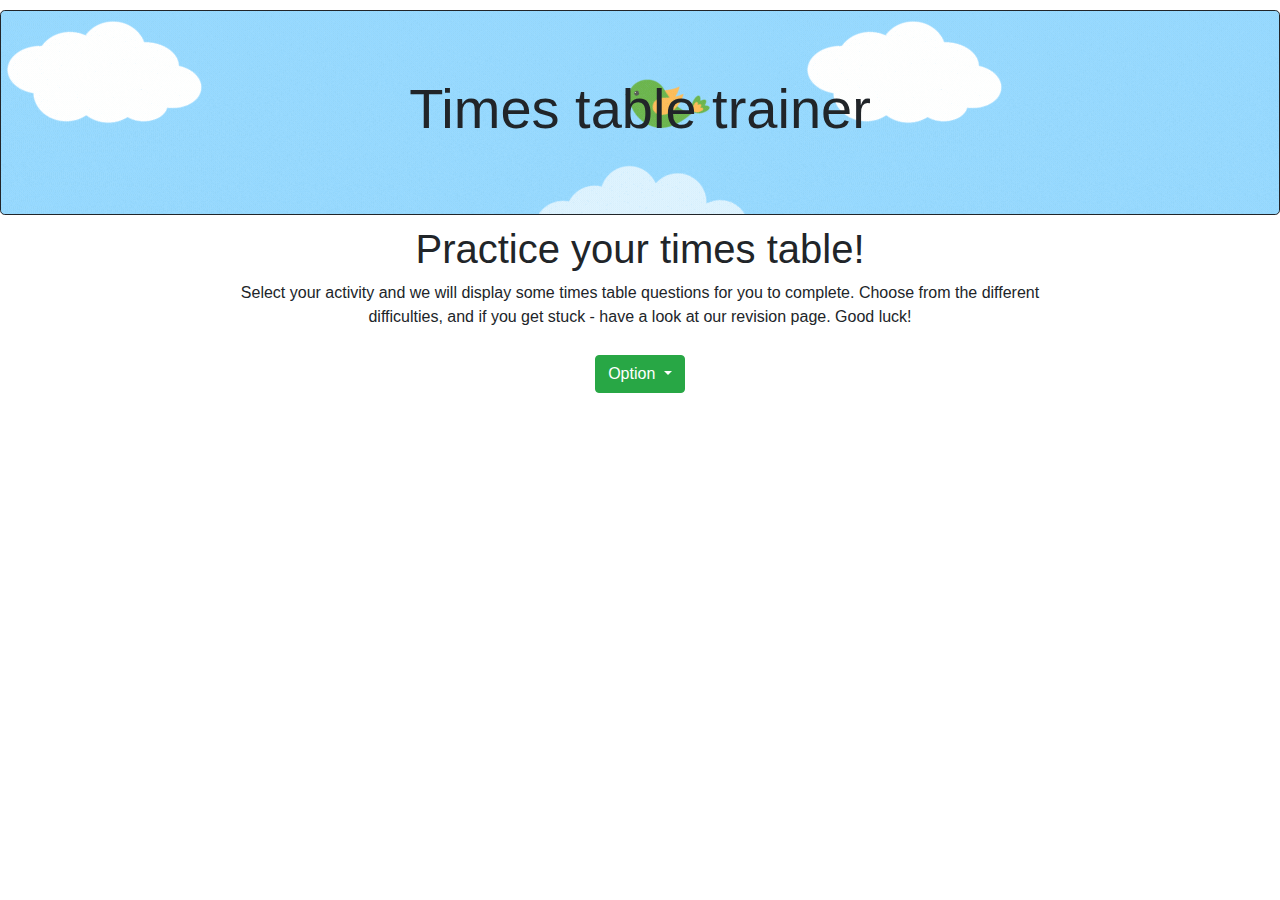
<file: index.html>
<!DOCTYPE html>
<html lang="en">
<head>


    <meta charset="UTF-8">
    <meta http-equiv="X-UA-Compatible" content="IE=edge">
    <meta name="viewport" content="width=device-width, initial-scale=1.0">

<link rel="stylesheet" href="https://stackpath.bootstrapcdn.com/bootstrap/4.3.1/css/bootstrap.min.css" integrity="sha384-ggOyR0iXCbMQv3Xipma34MD+dH/1fQ784/j6cY/iJTQUOhcWr7x9JvoRxT2MZw1T" crossorigin="anonymous">
<link rel="stylesheet" href="assets/style.css">

    <title>Times table game</title>

    <div class="jumbotron">
        <div class="jumboCopy">
          <h1 class="display-4">Times table trainer
          </h1>
        </div>
      </div>

      <div class="wrapper">
        <div id="start-screen" class="start">
          <h1>Practice your times table!</h1>
          <p>
            Select your activity and we will display some times table questions for you to complete. Choose from the different difficulties, and if you get stuck - have a look at our revision page.
            Good luck!
          </p>

          <div class="btn-group">
            <button type="button" class="btn btn-success dropdown-toggle" data-toggle="dropdown" aria-haspopup="true" aria-expanded="false">
              Option
            </button>
            <div class="dropdown-menu">
              <a class="dropdown-item" href="drag-drop/drag-drop.html">1 - Drag and drop</a>
              <a class="dropdown-item" href="animation-game/animation-game.html">2 - Save the bird</a>
              <a class="dropdown-item" href="blank-filling-game/BlankFilling.html?q=7&r=3">3a - Collecting badges Starter (3 times tables)</a>
              <a class="dropdown-item" href="blank-filling-game/BlankFilling.html?q=13&r=8">3b - Collecting badges Intermediate (8 times tables)</a>
              <a class="dropdown-item" href="blank-filling-game/BlankFilling.html?q=23&r=12">3c - Collecting badges Advanced (12 times tables)</a>
              <a class="dropdown-item" href="HighScore-web-page/index.html">4 - Multiple Choice Game</a>
              <a class="dropdown-item" href="Youtube API/video.html">Revision - Youtube video</a>
            </div>        
            
          </div>


 


        </div>
        </div>

</head>
<body>

    <script src="assets/script.js"></script>
    <script src="https://code.jquery.com/jquery-3.3.1.slim.min.js" integrity="sha384-q8i/X+965DzO0rT7abK41JStQIAqVgRVzpbzo5smXKp4YfRvH+8abtTE1Pi6jizo" crossorigin="anonymous"></script>
    <script src="https://cdnjs.cloudflare.com/ajax/libs/popper.js/1.14.7/umd/popper.min.js" integrity="sha384-UO2eT0CpHqdSJQ6hJty5KVphtPhzWj9WO1clHTMGa3JDZwrnQq4sF86dIHNDz0W1" crossorigin="anonymous"></script>
    <script src="https://stackpath.bootstrapcdn.com/bootstrap/4.3.1/js/bootstrap.min.js" integrity="sha384-JjSmVgyd0p3pXB1rRibZUAYoIIy6OrQ6VrjIEaFf/nJGzIxFDsf4x0xIM+B07jRM" crossorigin="anonymous"></script>
 
</body>
</html>
</file>
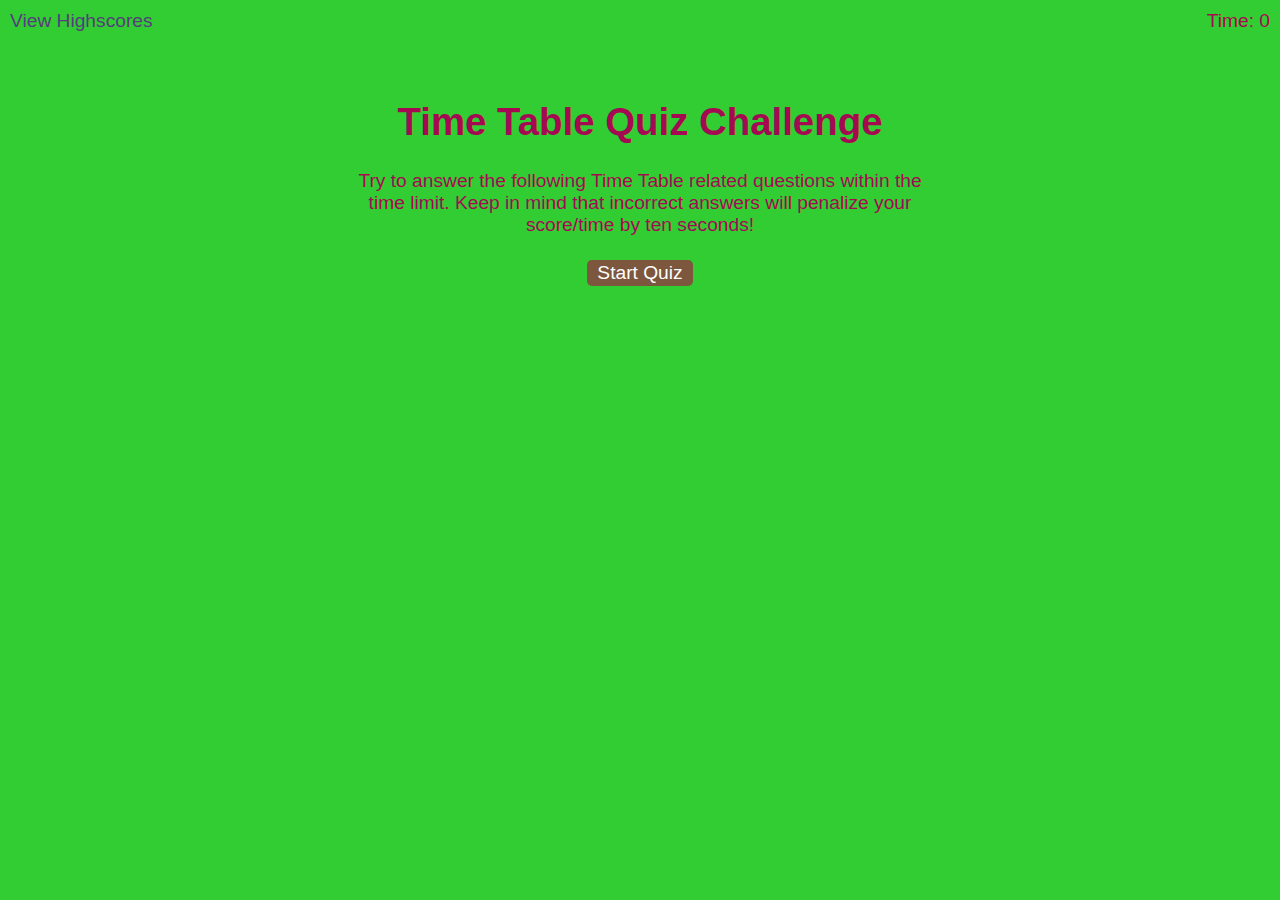
<file: HighScore-web-page/index.html>
<!DOCTYPE html>
<html lang="en-gb">
  <head>
    <meta charset="UTF-8" />
    <meta name="viewport" content="width=device-width, initial-scale=1.0" />
    <meta http-equiv="X-UA-Compatible" content="ie=edge" />
    <title>Time Table Quiz</title>

    <link rel="stylesheet" href="./assets/css/styles.css" />
  </head>

  <body>
    <div class="scores"><a href="highscores.html">View Highscores</a></div>

    <div class="timer">Time: <span id="time">0</span></div>

    <div class="wrapper">
      <div id="start-screen" class="start">
        <h1>Time Table Quiz Challenge</h1>
        <p>
          Try to answer the following Time Table related questions within the time
          limit. Keep in mind that incorrect answers will penalize your
          score/time by ten seconds!
        </p>
        <button id="start">Start Quiz</button>
      </div>

      <div id="questions" class="hide">
        <h2 id="question-title"></h2>
        <div id="choices" class="choices"></div>
      </div>

      <div id="end-screen" class="hide">
        <h2>All done!</h2>
        <p>Your final score is <span id="final-score"></span>.</p>
        <p>
          Enter initials: <input type="text" id="initials" max="3" />
          <button id="submit">Submit</button>
        </p>
      </div>

      <div id="feedback" class="feedback hide"></div>
    </div>

    <script src="./assets/js/questions.js"></script>
    <script src="./assets/js/logic.js"></script>
  </body>
</html>
</file>
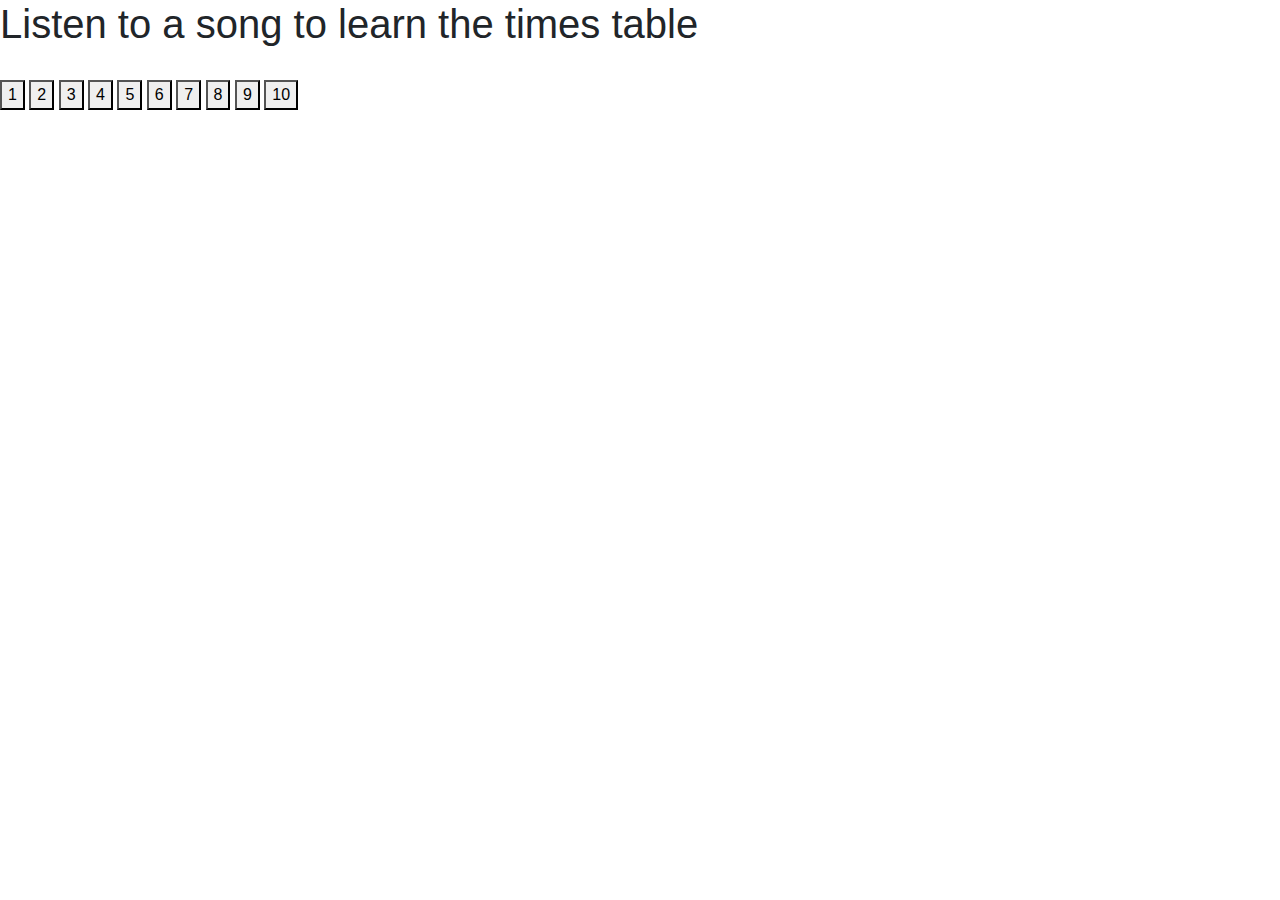
<file: Youtube API/index.html>
<!DOCTYPE html>
<html>

<head>
    <title>Listen to a song to learn the times table</title>
    <link rel="stylesheet" href="https://stackpath.bootstrapcdn.com/bootstrap/4.3.1/css/bootstrap.min.css" />
</head>

<body>

    <h1>Listen to a song to learn the times table</h1>

    <div id="ytplayer"></div>
    <br>
    <button id="bottom1" class="button-primary">1</button>
    <button id="bottom2" class="button-primary">2</button>
    <button id="bottom3" class="button-primary">3</button>
    <button id="bottom4" class="button-primary">4</button>
    <button id="bottom5" class="button-primary">5</button>
    <button id="bottom6" class="button-primary">6</button>
    <button id="bottom7" class="button-primary">7</button>
    <button id="bottom8" class="button-primary">8</button>
    <button id="bottom9" class="button-primary">9</button>
    <button id="bottom10" class="button-primary">10</button>



    <script src="https://cdnjs.cloudflare.com/ajax/libs/jquery/3.2.1/jquery.min.js"></script>
    <script src="./js/script2.js"></script>
</body>

</html>
</file>
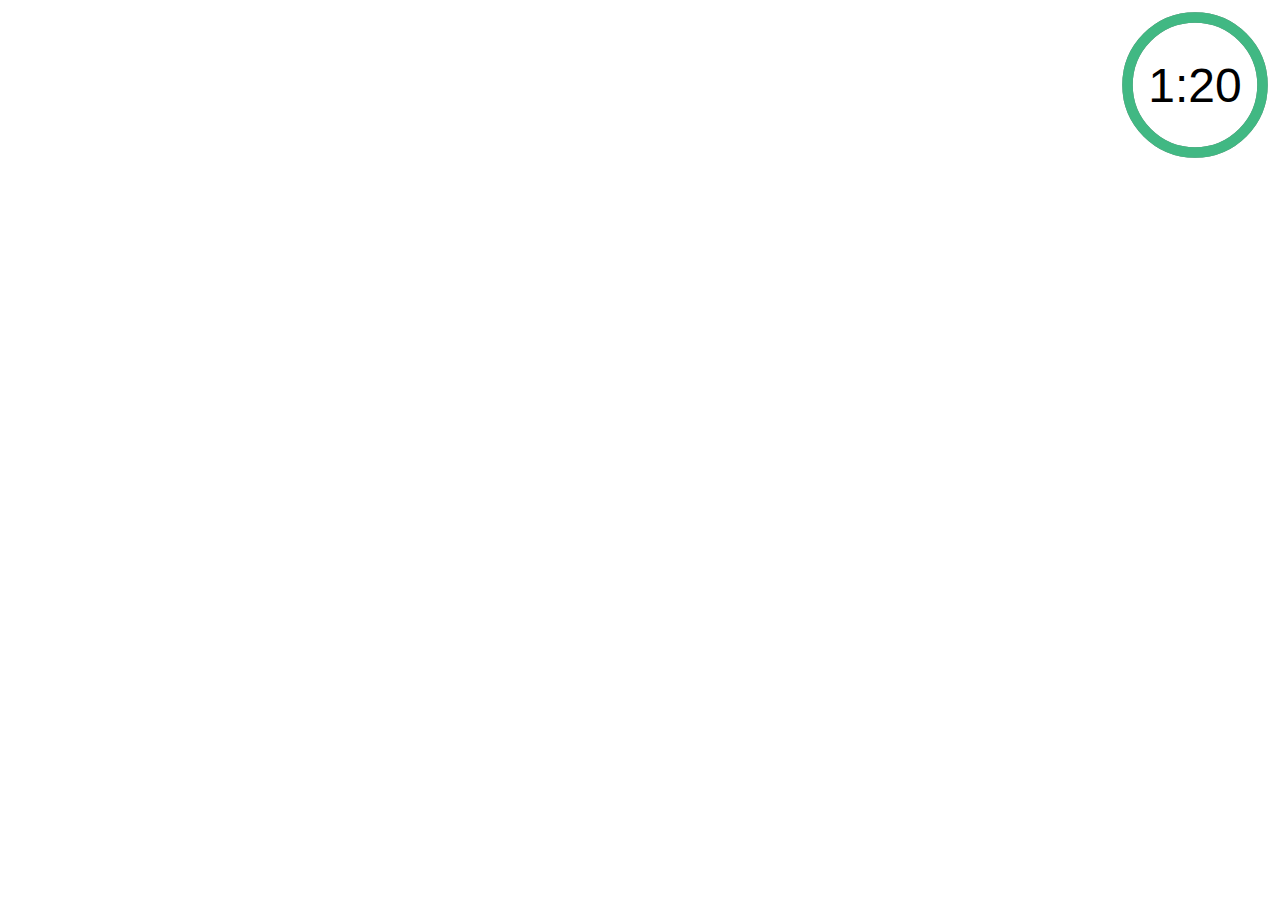
<file: CountDown.html>
<!DOCTYPE html>
<html lang="en">
<head>
    <meta charset="UTF-8">
    <meta http-equiv="X-UA-Compatible" content="IE=edge">
    <meta name="viewport" content="width=device-width, initial-scale=1.0">
    <title>Document</title>

    <link rel="stylesheet" href="CountDownAssets\countdown.css" />
</head>
<body>
    <div id="app"></div>

    <script src="CountDownAssets\countdown.js"></script>
</body>
</html>
</file>
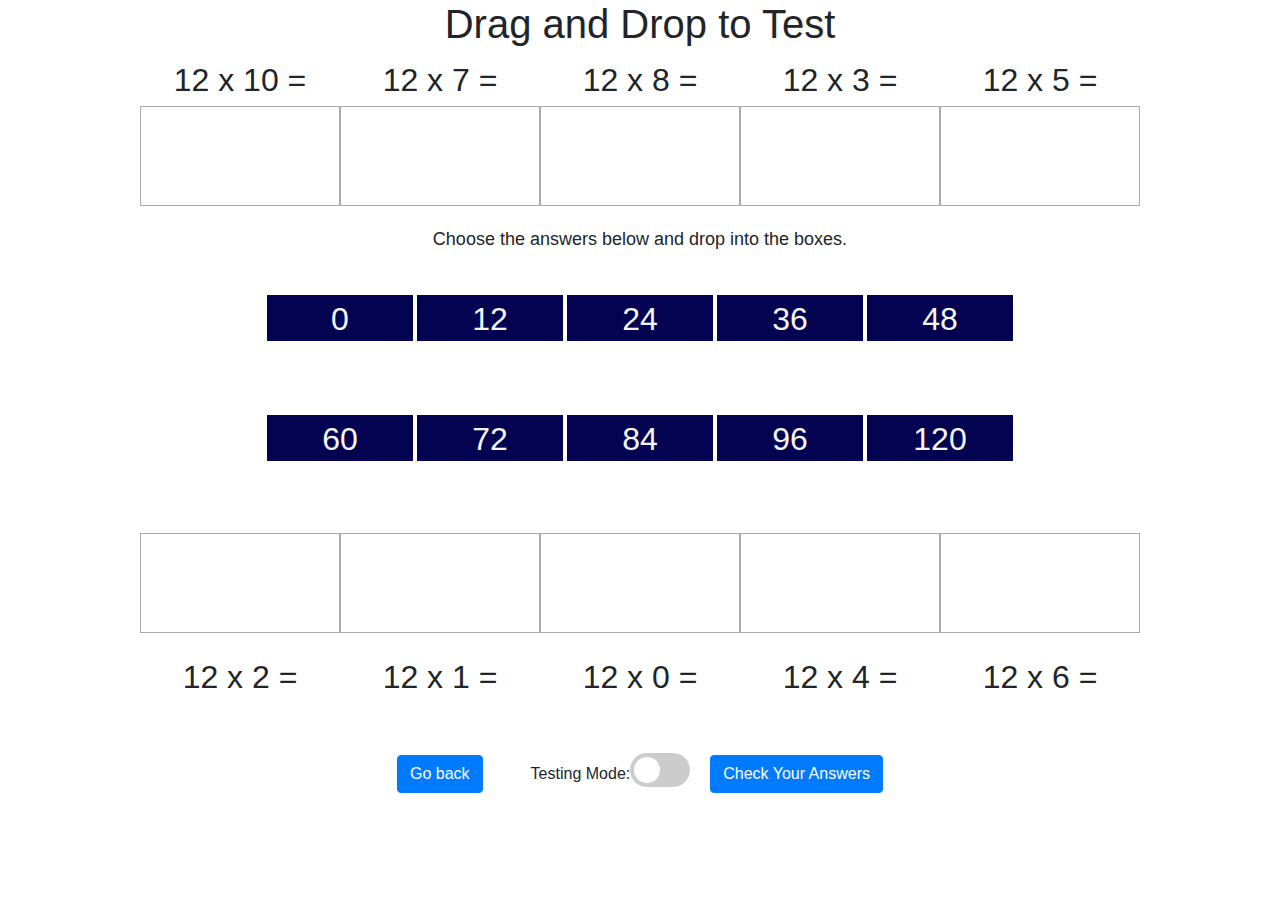
<file: drag-drop.html>
<!DOCTYPE html>
<html lang="en">

<head>
    <meta charset="UTF-8">
    <meta http-equiv="X-UA-Compatible" content="IE=edge">
    <meta name="viewport" content="width=device-width, initial-scale=1.0">
    <link rel="stylesheet" href="https://stackpath.bootstrapcdn.com/bootstrap/4.3.1/css/bootstrap.min.css" />
    <link rel="stylesheet" href="./css/drag-drop.css" />
    <title>Drag and Drop Times Table</title>
</head>

<body>
    <h1>Drag and Drop to Test</h1>
    <div id="questions">
        <p id="q1" width="200"><span class="table-of-">7</span> x <span id="m1">5</span></p>
        <p id="q2" width="200"><span class="table-of-">7</span> x <span id="m2">6</span></p>
        <p id="q3" width="200"><span class="table-of-">7</span> x <span id="m3">6</span></p>
        <p id="q4" width="200"><span class="table-of-">7</span> x <span id="m4">6</span></p>
        <p id="q5" width="200"><span class="table-of-">7</span> x <span id="m5">6</span></p>
    </div>
    <div id="dropZone">
        <div id="dropBox1" ondrop="drop(event)" ondragover="allowDrop(event)" data-answer="35">
        </div>
        <div id="dropBox2" ondrop="drop(event)" ondragover="allowDrop(event)" data-answer="42">
        </div>
        <div id="dropBox3" ondrop="drop(event)" ondragover="allowDrop(event)" data-answer="49">
        </div>
        <div id="dropBox4" ondrop="drop(event)" ondragover="allowDrop(event)" data-answer="56">
        </div>
        <div id="dropBox5" ondrop="drop(event)" ondragover="allowDrop(event)" data-answer="63">
        </div>
    </div>
    <p id="text">Choose the answers below and drop into the boxes.</p><br>
    <div id="answers" ondrop="drop(event)" ondragover="allowDrop(event)">
        <p class="answers-drag" id="a1" draggable="true" ondragstart="drag(event)" width="200">0</p>
        <p class="answers-drag" id="a2" draggable="true" ondragstart="drag(event)" width="200">7</p>
        <p class="answers-drag" id="a3" draggable="true" ondragstart="drag(event)" width="200">63</p>
        <p class="answers-drag" id="a4" draggable="true" ondragstart="drag(event)" width="200">56</p>
        <p class="answers-drag" id="a5" draggable="true" ondragstart="drag(event)" width="200">49</p>
    </div>
    <div id="answers" ondrop="drop(event)" ondragover="allowDrop(event)">
        <p class="answers-drag" id="a6" draggable="true" ondragstart="drag(event)" width="200">35</p>
        <p class="answers-drag" id="a7" draggable="true" ondragstart="drag(event)" width="200">42</p>
        <p class="answers-drag" id="a8" draggable="true" ondragstart="drag(event)" width="200">63</p>
        <p class="answers-drag" id="a9" draggable="true" ondragstart="drag(event)" width="200">56</p>
        <p class="answers-drag" id="a10" draggable="true" ondragstart="drag(event)" width="200">49</p>
    </div>

    <div id="dropZone">
        <div id="dropBox6" ondrop="drop(event)" ondragover="allowDrop(event)" data-answer="35">
        </div>
        <div id="dropBox7" ondrop="drop(event)" ondragover="allowDrop(event)" data-answer="42">
        </div>
        <div id="dropBox8" ondrop="drop(event)" ondragover="allowDrop(event)" data-answer="49">
        </div>
        <div id="dropBox9" ondrop="drop(event)" ondragover="allowDrop(event)" data-answer="56">
        </div>
        <div id="dropBox10" ondrop="drop(event)" ondragover="allowDrop(event)" data-answer="63">
        </div>
    </div>
    <div id="questions">
        <p id="q6" width="200"><span class="table-of-">7</span> x <span id="m6">6</span></p>
        <p id="q7" width="200"><span class="table-of-">7</span> x <span id="m7">6</span></p>
        <p id="q8" width="200"><span class="table-of-">7</span> x <span id="m8">6</span></p>
        <p id="q9" width="200"><span class="table-of-">7</span> x <span id="m9">6</span></p>
        <p id="q10" width="200"><span class="table-of-">7</span> x <span id="m10">6</span></p>
    </div>

    <div id="mode-select">
        <button class="btn btn-primary mr-5" id="go-back" href="./home.html">Go back</button>

        <span id="learning-mode-text">Learning Mode:</span>
        <span id="testing-mode-text">Testing Mode:</span>
        <label class="switch">
            <input type="checkbox" id="learning-mode">
            <span class="slider round"></span>
        </label>

        <button class="btn btn-primary" id="submit" type="submit">Check Your Answers</button>
    </div>

    <!-- Modal -->
    <div class="modal" id="exampleModalCenter" tabindex="-1" role="dialog"
        aria-labelledby="exampleModalCenterTitle" aria-hidden="true">
        <div class="modal-dialog modal-dialog-centered" role="document">
            <div class="modal-content">
                <div class="modal-header">
                    <h5 class="modal-title" id="exampleModalCenterTitle">Your Scores</h5>
                    <button type="button" class="close" data-dismiss="modal" aria-label="Close">
                        <span aria-hidden="true">&times;</span>
                    </button>
                </div>
                <div class="modal-body">
                    <p>You got <span id="score-correct">1</span> problems correct</p>
                    <p>You got <span id="score-wrong">1</span> problems wrong</p>
                    <p>You didn't attempt or submitted invalid answers for <span id="score-no-attempt">1</span> problems</p>
                </div>
                <div class="modal-footer">
                    <button type="button" class="btn btn-secondary" data-dismiss="modal">Close</button>
                </div>
            </div>
        </div>
    </div>
    <script src="https://ajax.googleapis.com/ajax/libs/jquery/3.6.1/jquery.min.js"></script>
    <script src="https://maxcdn.bootstrapcdn.com/bootstrap/3.4.1/js/bootstrap.min.js"></script>
    <!--<script src="https://cdnjs.cloudflare.com/ajax/libs/jquery/3.2.1/jquery.min.js"></script>-->
    <script src="./js/drag-drop.js"></script>
</body>



</html>
</file>
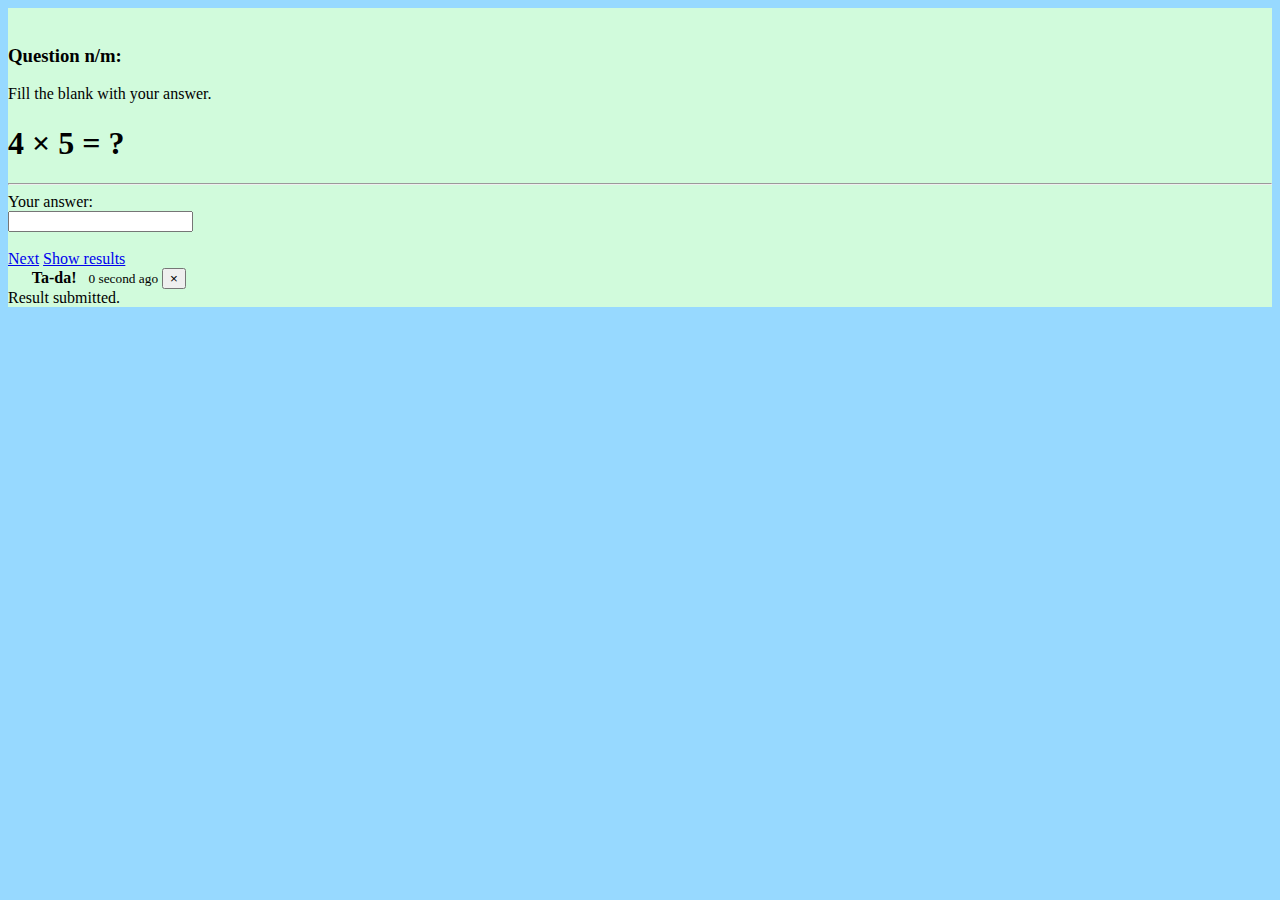
<file: blank-filling-game/BlankFilling.html>
<!doctype html>
<html lang="en">

<head>
    <!-- Required meta tags -->
    <meta charset="utf-8">
    <meta name="viewport" content="width=device-width, initial-scale=1, shrink-to-fit=no">

    <!-- Bootstrap CSS -->
    <link rel="stylesheet" href="https://cdn.jsdelivr.net/npm/bootstrap@4.6.2/dist/css/bootstrap.min.css"
        integrity="sha384-xOolHFLEh07PJGoPkLv1IbcEPTNtaed2xpHsD9ESMhqIYd0nLMwNLD69Npy4HI+N" crossorigin="anonymous">

    <!-- Blank filling CSS -->
    <link rel="stylesheet" href="./BlankFillingAssets/css/BlankFillingStyle.css">
    <!-- Countdown timer CSS -->
    <link rel="stylesheet" href="./BlankFillingAssets/css/CountdownTimerStyle.css">

    <title>Fill in the blank and earn a badge!</title>
</head>

<body>
    <div class="container">
        <div class="row">
            <div class="jumbotron m-auto col-lg-4 col-md-12 col-sm-12 jumbotron-left">
                <!-- former question -->
            </div>
            <div class="jumbotron m-auto col-lg-4 col-md-12 col-sm-12 jumbotron-mid">
                <div class="countdown-timer float-right">
                    <!-- Place timer here -->
                    <span class="time-display badge badge-info"></span>
                </div>
                <br>
                <h3 class="display-6 question-no">Question n/<span>m</main></span>:</h3>
                <p class="lead">Fill the blank with your answer.</p>
                <h1 class="display-4">
                    <span id="multiplicator1">4</span> <span>&#215;</span> <span id="multiplicator2">5</span> = ?
                </h1>
                <hr class="my-4">
                <div class="input-group input-group-lg">
                    <div class="input-group-prepend">
                        <span class="input-group-text" id="inputGroup-sizing-lg">Your answer:</span>
                    </div>
                    <input type="text" class="form-control blank-answer" aria-label="Sizing example input"
                        aria-describedby="inputGroup-sizing-lg">
                </div>
                <br>
                <a class="btn btn-success btn-lg" href="#" role="button" id="next-button">Next</a>
                <a class="btn btn-primary btn-lg" href="#" role="button" id="show-results-button">Show results</a>
                <div class="position-fixed bottom-0 right-0 p-3" style="z-index: 5; right: 0; bottom: 0;">
                    <div id="liveToast" class="toast hide" role="alert" aria-live="assertive" aria-atomic="true"
                        data-delay="2000">
                        <div class="toast-header">
                            <!-- <img src="..." class="rounded mr-2" alt="..."> -->
                            <span class="badge badge-answer-status badge-primary">&nbsp;&nbsp;&nbsp;</span>
                            <strong class="mr-auto">&nbsp; Ta-da! &nbsp;</strong>
                            <small>0 second ago</small>
                            <button type="button" class="ml-2 mb-1 close" data-dismiss="toast" aria-label="Close">
                                <span aria-hidden="true">&times;</span>
                            </button>
                        </div>
                        <div class="toast-body toast-body-answer-status">
                            Result submitted.
                        </div>
                    </div>
                </div>
            </div>
            <div class="jumbotron m-auto col-lg-4 col-md-12 col-sm-12 jumbotron-right">
                <!-- latter question -->
            </div>
            <div class="jumbotron m-auto col-lg-12 col-md-12 col-sm-12 jumbotron-bottom">
                <!-- badge area -->
            </div>
        </div>
    </div>

    <!-- jQuery Core minified -->
    <script src="https://code.jquery.com/jquery-3.6.3.min.js"
        integrity="sha256-pvPw+upLPUjgMXY0G+8O0xUf+/Im1MZjXxxgOcBQBXU=" crossorigin="anonymous"></script>
    <!-- Bootstrap JavaScript -->
    <!-- Notice!!! If you just copy the template from Bootstrap Getting Started page, the slim version of jquery don't have .ajax -->
    <!-- <script src="https://cdn.jsdelivr.net/npm/jquery@3.5.1/dist/jquery.slim.min.js"
        integrity="sha384-DfXdz2htPH0lsSSs5nCTpuj/zy4C+OGpamoFVy38MVBnE+IbbVYUew+OrCXaRkfj"
        crossorigin="anonymous"></script> -->
    <!-- Replace it from https://www.jsdelivr.com/package/npm/jquery -->
    <script src="https://cdn.jsdelivr.net/npm/jquery@3.6.3/dist/jquery.min.js"
        integrity="sha256-pvPw+upLPUjgMXY0G+8O0xUf+/Im1MZjXxxgOcBQBXU=" crossorigin="anonymous"></script>
    <script src="https://cdn.jsdelivr.net/npm/bootstrap@4.6.2/dist/js/bootstrap.bundle.min.js"
        integrity="sha384-Fy6S3B9q64WdZWQUiU+q4/2Lc9npb8tCaSX9FK7E8HnRr0Jz8D6OP9dO5Vg3Q9ct"
        crossorigin="anonymous"></script>
    <!-- Blank filling logic JavaScript -->
    <script src="./BlankFillingAssets/js/BlankFillingLogic.js"></script>
    <!-- Countdown timer JavaScript -->
    <script src="./BlankFillingAssets/js/CountdownTimerLogic.js"></script>

</body>

</html>
</file>
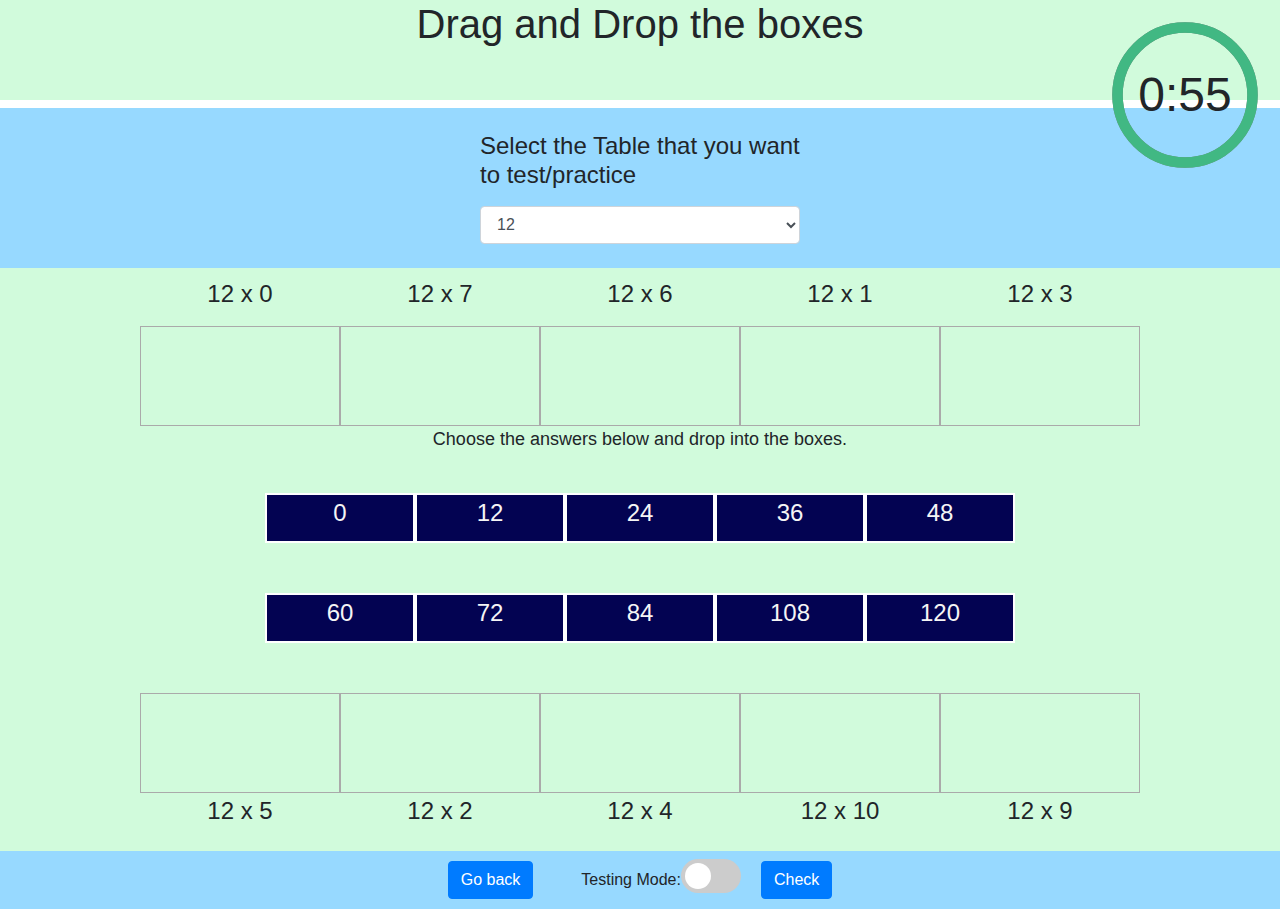
<file: drag-drop/drag-drop.html>
<!DOCTYPE html>
<html lang="en">

<head>
    <meta charset="UTF-8">
    <meta http-equiv="X-UA-Compatible" content="IE=edge">
    <meta name="viewport" content="width=device-width, initial-scale=1.0">
    <link rel="stylesheet" href="https://stackpath.bootstrapcdn.com/bootstrap/4.3.1/css/bootstrap.min.css" />
    <link rel="stylesheet" href="./css/drag-drop.css" />
    <title>Drag and Drop Times Table</title>
</head>

<body>
    <h1>Drag and Drop the boxes</h1>
    <div id="time-table-selector" >
        <div class="form-group w-25 mx-auto py-4 mb-0">
            <label for="selectTable">
                <h4>Select the Table that you want to test/practice</h4>
            </label>
            <select class="form-control" id="selectTable">
                <option>1</option>
                <option>2</option>
                <option>3</option>
                <option>4</option>
                <option>5</option>
                <option>6</option>
                <option>7</option>
                <option>8</option>
                <option>9</option>
                <option>10</option>
                <option>11</option>
                <option selected>12</option>
            </select>
            <div id="countdown" ></div>
        </div>
    </div>
    <div class="p-2 mt-0" id="drag-drop-container">
        <div id="questions">
            <p id="q1" width="200"><span class="table-of-">7</span> x <span id="m1">5</span></p>
            <p id="q2" width="200"><span class="table-of-">7</span> x <span id="m2">6</span></p>
            <p id="q3" width="200"><span class="table-of-">7</span> x <span id="m3">6</span></p>
            <p id="q4" width="200"><span class="table-of-">7</span> x <span id="m4">6</span></p>
            <p id="q5" width="200"><span class="table-of-">7</span> x <span id="m5">6</span></p>
        </div>
        <div id="dropZone">
            <div id="dropBox1" ondrop="drop(event)" ondragover="allowDrop(event)" data-answer="35">
            </div>
            <div id="dropBox2" ondrop="drop(event)" ondragover="allowDrop(event)" data-answer="42">
            </div>
            <div id="dropBox3" ondrop="drop(event)" ondragover="allowDrop(event)" data-answer="49">
            </div>
            <div id="dropBox4" ondrop="drop(event)" ondragover="allowDrop(event)" data-answer="56">
            </div>
            <div id="dropBox5" ondrop="drop(event)" ondragover="allowDrop(event)" data-answer="63">
            </div>
        </div>
        <p id="text">Choose the answers below and drop into the boxes.</p><br>
        <div id="answers" ondrop="drop(event)" ondragover="allowDrop(event)">
            <p class="answers-drag" id="a1" draggable="true" ondragstart="drag(event)" width="200">0</p>
            <p class="answers-drag" id="a2" draggable="true" ondragstart="drag(event)" width="200">7</p>
            <p class="answers-drag" id="a3" draggable="true" ondragstart="drag(event)" width="200">63</p>
            <p class="answers-drag" id="a4" draggable="true" ondragstart="drag(event)" width="200">56</p>
            <p class="answers-drag" id="a5" draggable="true" ondragstart="drag(event)" width="200">49</p>
        </div>
        <div id="answers" ondrop="drop(event)" ondragover="allowDrop(event)">
            <p class="answers-drag" id="a6" draggable="true" ondragstart="drag(event)" width="200">35</p>
            <p class="answers-drag" id="a7" draggable="true" ondragstart="drag(event)" width="200">42</p>
            <p class="answers-drag" id="a8" draggable="true" ondragstart="drag(event)" width="200">63</p>
            <p class="answers-drag" id="a9" draggable="true" ondragstart="drag(event)" width="200">56</p>
            <p class="answers-drag" id="a10" draggable="true" ondragstart="drag(event)" width="200">49</p>
        </div>

        <div id="dropZone">
            <div id="dropBox6" ondrop="drop(event)" ondragover="allowDrop(event)" data-answer="35">
            </div>
            <div id="dropBox7" ondrop="drop(event)" ondragover="allowDrop(event)" data-answer="42">
            </div>
            <div id="dropBox8" ondrop="drop(event)" ondragover="allowDrop(event)" data-answer="49">
            </div>
            <div id="dropBox9" ondrop="drop(event)" ondragover="allowDrop(event)" data-answer="56">
            </div>
            <div id="dropBox10" ondrop="drop(event)" ondragover="allowDrop(event)" data-answer="63">
            </div>
        </div>
        <div id="questions">
            <p id="q6" width="200"><span class="table-of-">7</span> x <span id="m6">6</span></p>
            <p id="q7" width="200"><span class="table-of-">7</span> x <span id="m7">6</span></p>
            <p id="q8" width="200"><span class="table-of-">7</span> x <span id="m8">6</span></p>
            <p id="q9" width="200"><span class="table-of-">7</span> x <span id="m9">6</span></p>
            <p id="q10" width="200"><span class="table-of-">7</span> x <span id="m10">6</span></p>
        </div>
    </div>
    <div id="mode-select" class="p-2 mt-0">
        <!--PUT LINK TO HOMEPAGE HERE-->
        <a class="btn btn-primary mr-sm-5" id="go-back" role="button" href="../index.html">Go back</a>

        <span id="learning-mode-text">Learning Mode:</span>
        <span id="testing-mode-text">Testing Mode:</span>
        <label class="switch">
            <input type="checkbox" id="learning-mode">
            <span class="slider round"></span>
        </label>

        <button class="btn btn-primary" id="submit" type="submit">Check</button>
    </div>

    <!-- Modal -->
    <div class="modal" id="exampleModalCenter" tabindex="-1" role="dialog" aria-labelledby="exampleModalCenterTitle"
        aria-hidden="true">
        <div class="modal-dialog modal-dialog-centered" role="document">
            <div class="modal-content">
                <div class="modal-header">
                    <h5 class="modal-title" id="exampleModalCenterTitle">Your Scores</h5>
                    <button type="button" class="close" data-dismiss="modal" aria-label="Close">
                        <span aria-hidden="true">&times;</span>
                    </button>
                </div>
                <div class="modal-body">
                    <p>You got <span id="score-correct">1</span> problems correct</p>
                    <p>You got <span id="score-wrong">1</span> problems wrong</p>
                    <p>You didn't attempt or submitted invalid answers for <span id="score-no-attempt">1</span> problems
                    </p>
                </div>
                <div class="modal-footer">
                    <button type="button" class="btn btn-secondary" data-dismiss="modal">Close</button>
                </div>
            </div>
        </div>
    </div>
    <script src="https://ajax.googleapis.com/ajax/libs/jquery/3.6.1/jquery.min.js"></script>
    <script src="https://maxcdn.bootstrapcdn.com/bootstrap/3.4.1/js/bootstrap.min.js"></script>
    <!--<script src="https://cdnjs.cloudflare.com/ajax/libs/jquery/3.2.1/jquery.min.js"></script>-->
    <script src="./js/drag-drop.js"></script>
</body>



</html>
</file>
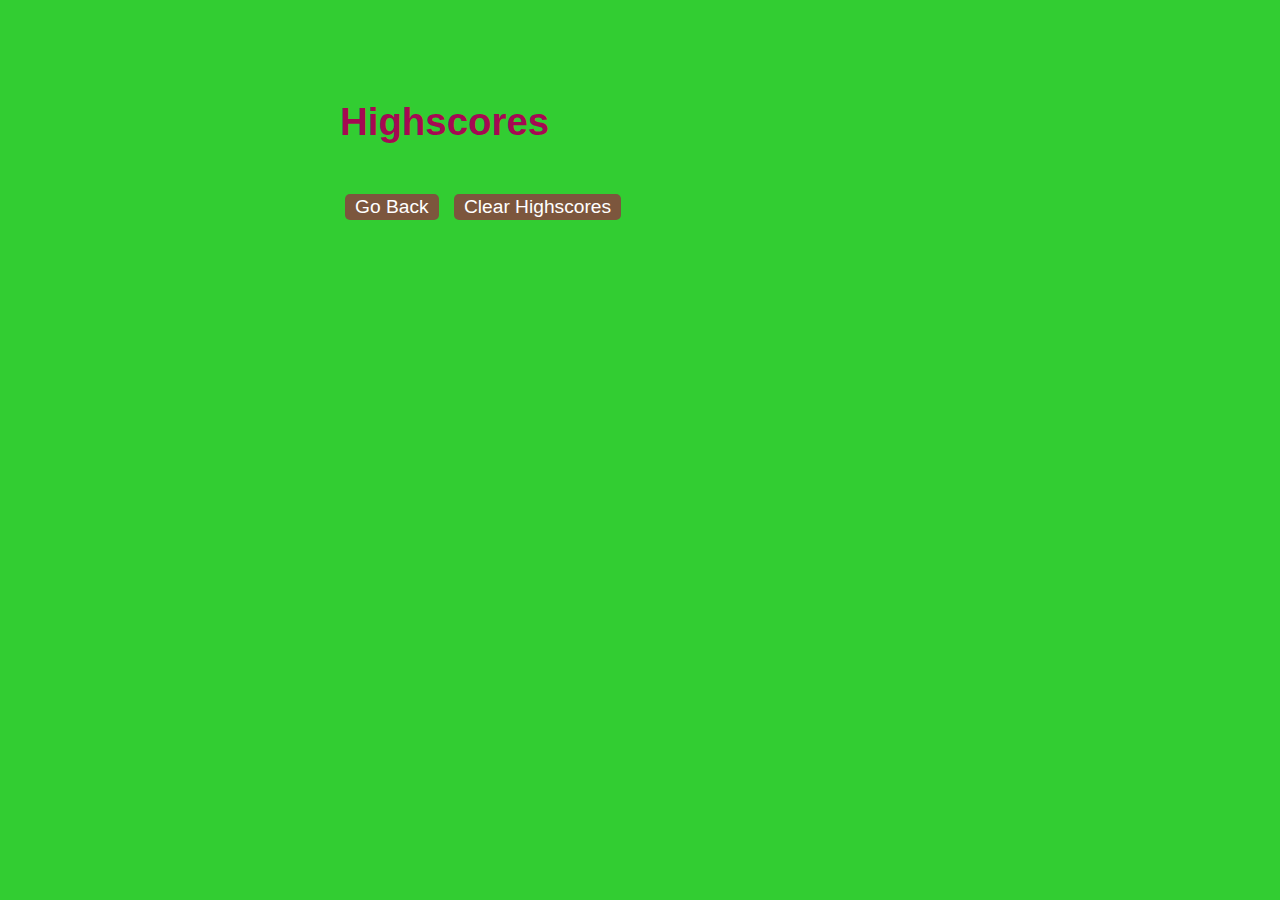
<file: HighScore-web-page/highscores.html>
<!DOCTYPE html>
<html lang="en">
  <head>
    <meta charset="UTF-8" />
    <meta name="viewport" content="width=device-width, initial-scale=1.0" />
    <meta http-equiv="X-UA-Compatible" content="ie=edge" />
    <title>Highscores</title>

    <link rel="stylesheet" href="./assets/css/styles.css" />
  </head>

  <body>
    <div class="wrapper">
      <h1>Highscores</h1>
      <ol id="highscores"></ol>

      <a href="index.html"><button>Go Back</button></a>
      <button id="clear">Clear Highscores</button>
    </div>

    <script src="./assets/js/scores.js"></script>
  </body>
</html>
</file>
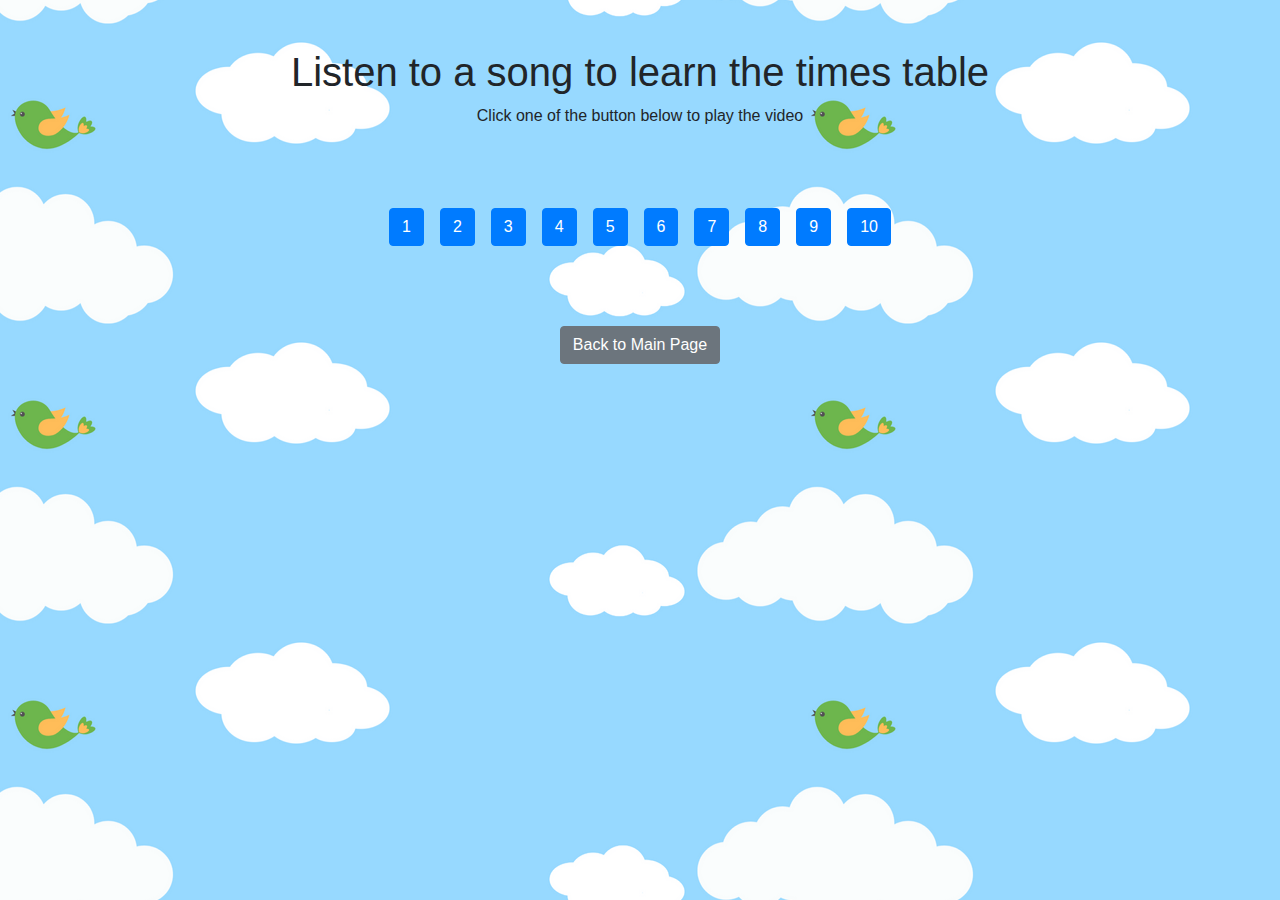
<file: Youtube API/video.html>
<!DOCTYPE html>
<html>

<head>
    <title>Listen to a song to learn the times table</title>
    <link rel="stylesheet" href="https://stackpath.bootstrapcdn.com/bootstrap/4.3.1/css/bootstrap.min.css" />
    <link rel="stylesheet" href="./css/youtube.css" />
</head>

<body>
    <p class="h1 text-center mt-5">Listen to a song to learn the times table</p>
    <p class="text-center">Click one of the button below to play the video</p>

    <div class="d-flex justify-content-center mt-5">
        <div id="ytplayer"></div>
    </div>
    
    <br>
    <div class="d-flex justify-content-center">
        <button id="bottom1" class="btn btn-primary m-2">1</button>
        <button id="bottom2" class="btn btn-primary m-2">2</button>
        <button id="bottom3" class="btn btn-primary m-2">3</button>
        <button id="bottom4" class="btn btn-primary m-2">4</button>
        <button id="bottom5" class="btn btn-primary m-2">5</button>
        <button id="bottom6" class="btn btn-primary m-2">6</button>
        <button id="bottom7" class="btn btn-primary m-2">7</button>
        <button id="bottom8" class="btn btn-primary m-2">8</button>
        <button id="bottom9" class="btn btn-primary m-2">9</button>
        <button id="bottom10" class="btn btn-primary m-2">10</button>
    </div>
    <br>
    <div class="d-flex justify-content-center mt-5">
        <a class="btn btn-secondary" role="button" href="../index.html">Back to Main Page</a>
    </div>


    <script src="https://cdnjs.cloudflare.com/ajax/libs/jquery/3.2.1/jquery.min.js"></script>
    <script src="./js/video.js"></script>
</body>

</html>
</file>
<file: assets/style.css>
.wrapper {
    text-align: center;
    margin: 10px auto 0 auto;
    max-width: 800px;
}

.jumbotron {
    text-align: center;
    margin: 10px auto 10px auto;
    max-width: 100%;
    max-height: 300px;
    border: 1px;
    border-style: solid;
    background-image: url("animation-banner.gif");
}

button {
    display:flow-root;
    margin: 10px;
    font-size: 100%;
    background-color: green;
    border-radius: 5px;
    padding: 2px 10px;
    color: white;
    border: 4;
    transition: background-color 0.1s;
  }
</file>
<file: HighScore-web-page/assets/css/styles.css>
body {
  font-family: Arial;
  font-size: 120%;
  color: #a50952;
  background: limegreen;
}

a {
  color: #563d7c;
  text-decoration: none;
  transition: color 0.1s;
}

a:hover {
  color: #9ba570;
}

button {
  display: inline-block;
  margin: 5px;
  cursor: pointer;
  font-size: 100%;
  background-color: #7c563d;
  border-radius: 5px;
  padding: 2px 10px;
  color: white;
  border: 0;
  transition: background-color 0.1s;
}

header {
  padding: 40px;
  text-align: center;
  background:  #563d7c;
  color : #9ba570;
  border-bottom: 30px #a50952;
}

button:hover {
  background-color: #a57089;
}

.choices button {
  display: block;
}

input[type="text"] {
  font-size: 100%;
}

ol {
  padding-left: 0px;
  max-height: 400px;
  overflow: auto;
}

li {
  padding: 5px;
  list-style: decimal inside none;
}

li:nth-child(odd) {
  background-color: #f3edfc;
}

.wrapper {
  margin: 100px auto 0 auto;
  max-width: 600px;
}

.hide {
  display: none;
}

.start {
  text-align: center;
}

.scores {
  position: absolute;
  top: 10px;
  left: 10px;
}

.feedback {
  font-style: italic;
  font-size: 120%;
  margin-top: 20px;
  padding-top: 10px;
  color: gray;
  border-top: 2px solid #ccc;
}

.timer {
  position: absolute;
  top: 10px;
  right: 10px;
}
</file>
<file: css/drag-drop.css>
h1{
  display: flex;
  justify-content: center;
}

#dropZone,
#answers {
  display: flex;
  flex-flow: row nowrap;
  justify-content: center;
  min-height: 100px;
  margin-bottom: 20px;
}

#questions {
  display: flex;
  flex-flow: row nowrap;
  justify-content: center;
}

#dropZone > div {
  display: flex;
  flex-flow: column nowrap;
  justify-content: center;
  align-items: center;
  width: 200px;
  height: 100px;;
  border: 1px solid #aaaaaa;
  padding: 0rem;
}

#questions p{
  height: 50px;
  width: 150px;
  margin: 0px;
  font-size: xx-large;
  text-align: center;
  vertical-align: middle;
  border: 2px solid white;
  width: 200px;
  border: none;
}

#text{
  text-align: center;
  font-size: large;
}

.answers-drag{
  height: 50px;
  width: 150px;
  margin: 0px;
  font-size: xx-large;
  text-align: center;
  vertical-align: middle;
  border: 2px solid white;
  background-color: rgb(3, 3, 82);
  color: whitesmoke;
}

#mode-select{
  margin-top: 50px;
  display:flex;
  align-items: center;
  justify-content: center;
}

/* The switch - the box around the slider */
.switch {
  position: relative;
  display: inline-block;
  width: 60px;
  height: 34px;
}

/* Hide default HTML checkbox */
.switch input {
  opacity: 0;
  width: 0;
  height: 0;
}

/* The slider */
.slider {
  position: absolute;
  cursor: pointer;
  top: 0;
  left: 0;
  right: 0;
  bottom: 0;
  background-color: #ccc;
  -webkit-transition: .4s;
  transition: .4s;
}

.slider:before {
  position: absolute;
  content: "";
  height: 26px;
  width: 26px;
  left: 4px;
  bottom: 4px;
  background-color: white;
  -webkit-transition: .4s;
  transition: .4s;
}

input:checked + .slider {
  background-color: #2196F3;
}

input:focus + .slider {
  box-shadow: 0 0 1px #2196F3;
}

input:checked + .slider:before {
  -webkit-transform: translateX(26px);
  -ms-transform: translateX(26px);
  transform: translateX(26px);
}

/* Rounded sliders */
.slider.round {
  border-radius: 34px;
}

.slider.round:before {
  border-radius: 50%;
}

#learning-mode-text{
  display: none;
}

#testing-mode-text{
  display: inline;
}

#submit{
  margin-left: 20px;
}
</file>
<file: blank-filling-game/BlankFillingAssets/css/BlankFillingStyle.css>
/* .jumbotron {
    background-image: url(../images/rockOn_dark.jpg);
    background-size: cover;
    background-repeat: no-repeat;
    display: flex;
    align-items: center;
    justify-content: center;
    padding: 25px;
} */

body {
    background-color: #97D9FF;
}

.jumbotron {
    background-color: rgb(209, 251, 220);
}
</file>
<file: blank-filling-game/BlankFillingAssets/css/CountdownTimerStyle.css>
.countdown-timer {
    /* width: 150px; */
    /* height: 60px; */
    /* background-color: #FFE3AA; */
    /* line-height: 60px; */
    text-align: center;
    /* font-size: 20px; */
}

div.countdown-timer > span {
    font-size: 25px;
}
</file>
<file: drag-drop/css/drag-drop.css>
/* countdown */
body {
  font-family: sans-serif;
  display: grid;
  height: 100vh;
  place-items: center;
}

#countdown, 
.base-timer {
  z-index: 1000;
  position: absolute;
  top: 10px;
  right: 10px;
  width: 150px;
  height: 150px;
}

.base-timer__svg {
  transform: scaleX(-1);
}

.base-timer__circle {
  fill: none;
  stroke: none;
}

.base-timer__path-elapsed {
  stroke-width: 7px;
  stroke: grey;
}

.base-timer__path-remaining {
  stroke-width: 7px;
  stroke-linecap: round;
  transform: rotate(90deg);
  transform-origin: center;
  transition: 1s linear all;
  fill-rule: nonzero;
  stroke: currentColor;
}

.base-timer__path-remaining.green {
  color: rgb(65, 184, 131);
}

.base-timer__path-remaining.orange {
  color: orange;
}

.base-timer__path-remaining.red {
  color: red;
}

.base-timer__label {
  position: absolute;
  width: 150px;
  height: 150px;
  top: 0;
  right: 0;
  display: flex;
  align-items: center;
  justify-content: center;
  font-size: 48px;
}
/* COUNTDOWN END */

h1{
  display: flex;
  justify-content:space-around;
  text-justify:center;
  background-color: rgb(209, 251, 220); 
  width: 100%;
  min-height: 100px;
}

#dropZone,
#answers {
  display: flex;
  flex-flow: row nowrap;
  justify-content: center;
  min-height: 100px;
  margin: 0px;
}

#drag-drop-container{
  background-color: rgb(209, 251, 220);
  width: 100%;
}

#time-table-selector{
  background-color: #97D9FF;
  width: 100%;
}

#mode-select{
  background-color: #97D9FF;
  width: 100%;
}

#questions {
  display: flex;
  flex-flow: row nowrap;
  justify-content: center;
}

#dropZone > div {
  display: flex;
  flex-flow: column nowrap;
  justify-content: center;
  align-items: center;
  width: 200px;
  height: 100px;;
  border: 1px solid #aaaaaa;
  padding: 0rem;
}

#questions p{
  height: 50px;
  width: 150px;
  margin: 0px;
  font-size: x-large;
  text-align: center;
  vertical-align: middle;
  border: 2px solid white;
  width: 200px;
  border: none;
}

#text{
  text-align: center;
  font-size: large;
}

.answers-drag{
  height: 50px;
  width: 150px;
  margin: 0px;
  font-size: x-large;
  text-align: center;
  vertical-align: middle;
  border: 2px solid white;
  background-color: rgb(3, 3, 82);
  color: whitesmoke;
}

#mode-select{
  margin-top: 50px;
  display:flex;
  align-items: center;
  justify-content: center;
}

/* The switch - the box around the slider */
.switch {
  position: relative;
  display: inline-block;
  width: 60px;
  height: 34px;
}

/* Hide default HTML checkbox */
.switch input {
  opacity: 0;
  width: 0;
  height: 0;
}

/* The slider */
.slider {
  position: absolute;
  cursor: pointer;
  top: 0;
  left: 0;
  right: 0;
  bottom: 0;
  background-color: #ccc;
  -webkit-transition: .4s;
  transition: .4s;
}

.slider:before {
  position: absolute;
  content: "";
  height: 26px;
  width: 26px;
  left: 4px;
  bottom: 4px;
  background-color: white;
  -webkit-transition: .4s;
  transition: .4s;
}

input:checked + .slider {
  background-color: #2196F3;
}

input:focus + .slider {
  box-shadow: 0 0 1px #2196F3;
}

input:checked + .slider:before {
  -webkit-transform: translateX(26px);
  -ms-transform: translateX(26px);
  transform: translateX(26px);
}

/* Rounded sliders */
.slider.round {
  border-radius: 34px;
}

.slider.round:before {
  border-radius: 50%;
}

#learning-mode-text{
  display: none;
}

#testing-mode-text{
  display: inline;
}

#submit{
  margin-left: 20px;
}

@media screen and (max-width: 476px){
  #questions p{
    font-size: large;
    height: 30px;
  }
  .answers-drag{
    font-size: large;
    height: 30px;
  }
  #dropZone,
  #answers {
  min-height: 60px;
  }
  #mode-select{
    margin-top: 0px;
  }
}
</file>
<file: Youtube API/css/youtube.css>
body {
    background-image: url("/assets/banner-static.png");
    background-position: 5cm;
}
</file>
